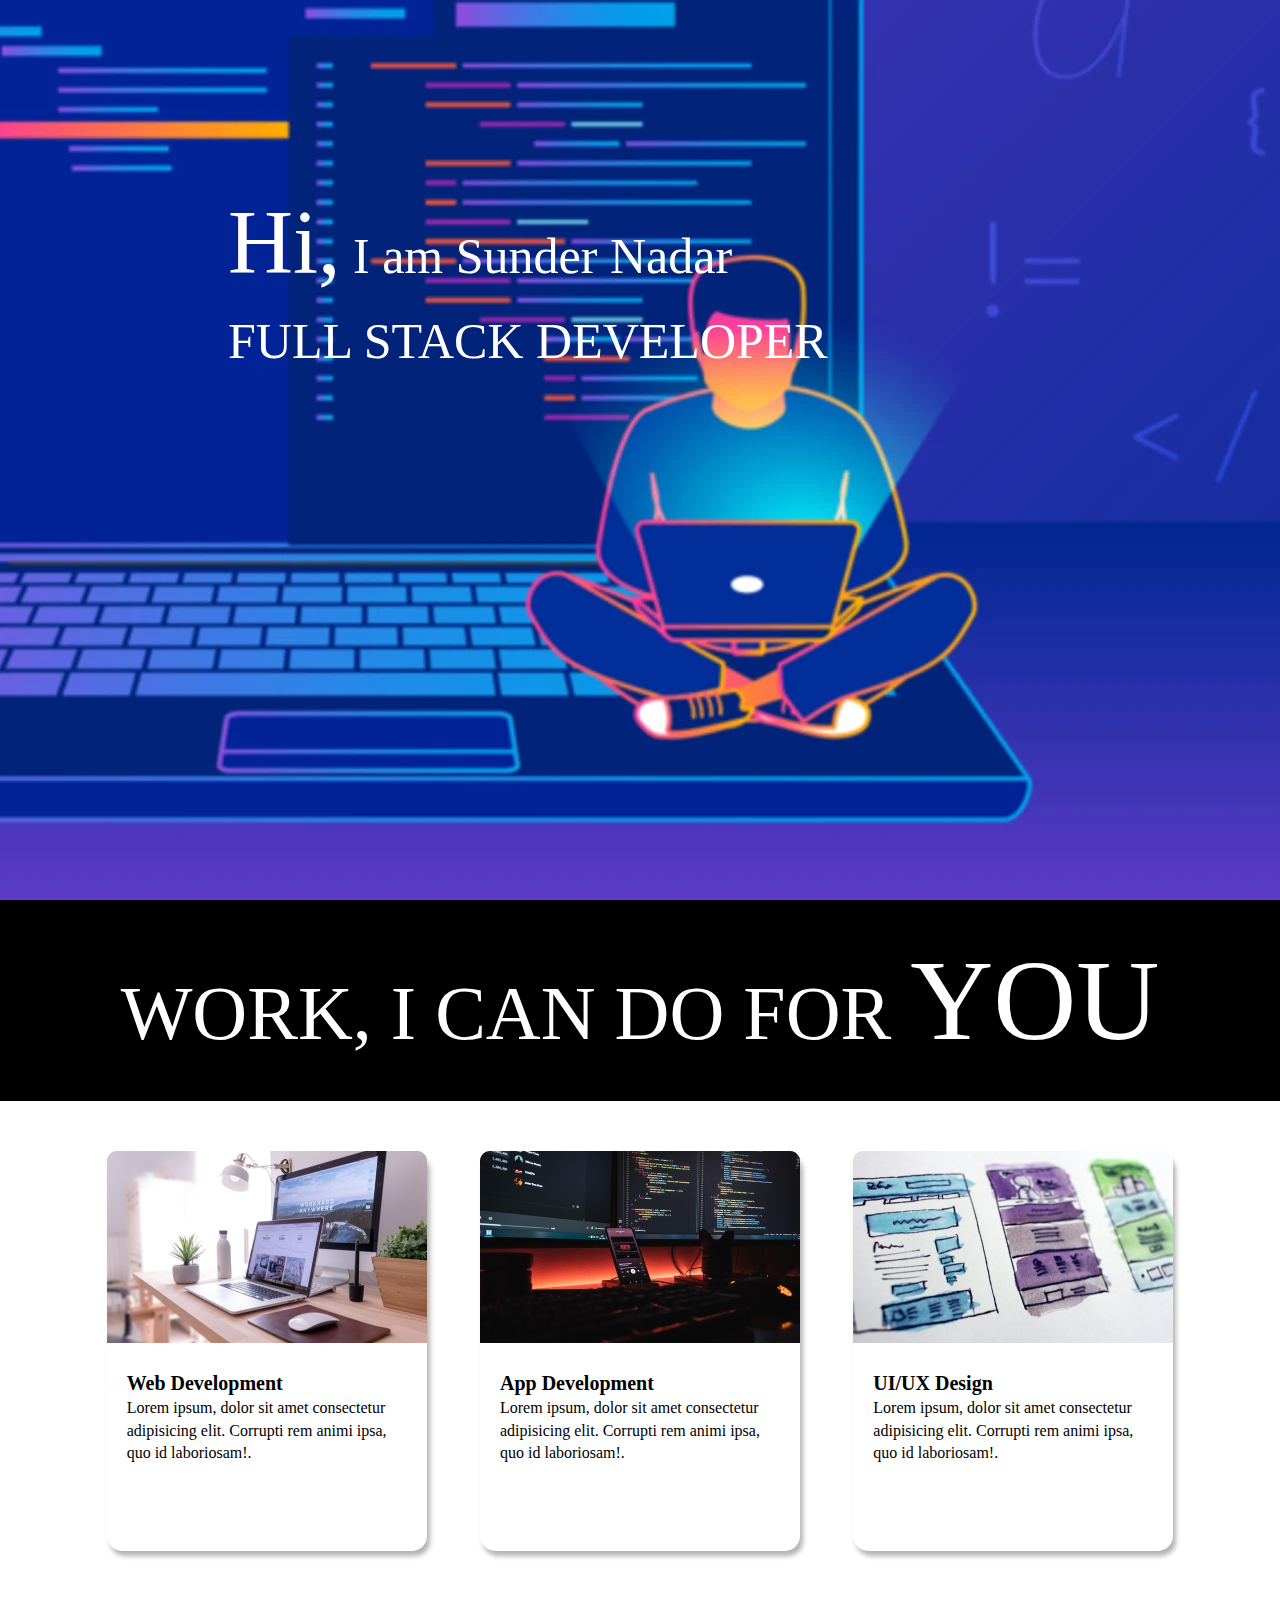
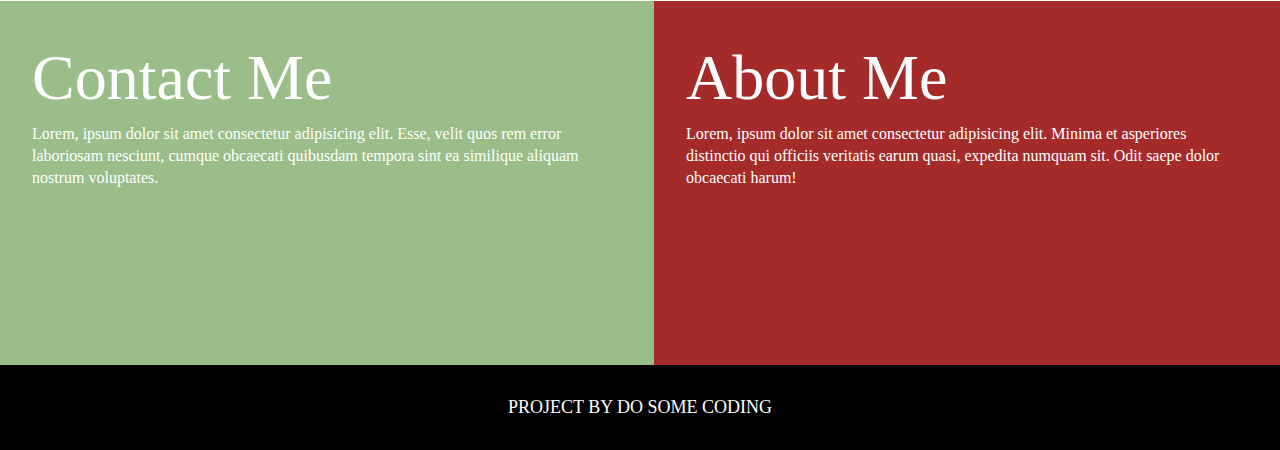
<file: DeveloperLandingPage/index.html>
<!DOCTYPE html>
<html lang="en">
  <head>
    <meta charset="UTF-8" />
    <meta http-equiv="X-UA-Compatible" content="IE=edge" />
    <meta name="viewport" content="width=device-width, initial-scale=1.0" />
    <title>Developer Landing page</title>
    <link rel="stylesheet" href="style.css" />
  </head>
  <body>
    <section class="sect1">
      <div class="text_container">
        <h1><span class="lg_name">Hi,</span> I am Sunder Nadar</h1>
        <h1 class="lg_name">FULL STACK DEVELOPER</h1>
      </div>
    </section>
    <section class="sect2">
      <h2>WORK, I CAN DO FOR <span class="te">YOU</span></h2>
    </section>
    <section class="white_box">
      <div class="grid_item">
        <div class="card">
          
          <div class="img_cont">
            <img src="web.png" alt="Web Development" />
          </div>
          <div class="card_cont">
            <h5>Web Development</h5>
            <p>
              Lorem ipsum, dolor sit amet consectetur adipisicing elit. Corrupti
              rem animi ipsa, quo id laboriosam!.
            </p>
          </div>
        </div>
      </div>
      <div class="grid_item">
        <div class="card">
          <div class="img_cont">
            <img src="mobile.png" alt="App Development" />
          </div>
          <div class="card_cont">
            <h5>App Development</h5>
            <p>
              Lorem ipsum, dolor sit amet consectetur adipisicing elit. Corrupti
              rem animi ipsa, quo id laboriosam!.
            </p>
          </div>
        </div>
      </div>
      <div class="grid_item">
        <div class="card">
          <div class="img_cont">
            <img src="uiux.png" alt="UI/UX Design" />
          </div>
          <div class="card_cont">
            <h5>UI/UX Design</h5>
            <p>
              Lorem ipsum, dolor sit amet consectetur adipisicing elit. Corrupti
              rem animi ipsa, quo id laboriosam!.
            </p>
          </div>
        </div>
      </div>
    </section>
    <section class="bot_sec">
      <div class="contact">
        <h2>Contact Me</h2>
        <p>
          Lorem, ipsum dolor sit amet consectetur adipisicing elit. Esse, velit
          quos rem error laboriosam nesciunt, cumque obcaecati quibusdam tempora
          sint ea similique aliquam nostrum voluptates.
        </p>
      </div>
      <div class="about">
        <h2>About Me</h2>
        <p>
          Lorem, ipsum dolor sit amet consectetur adipisicing elit. Minima et
          asperiores distinctio qui officiis veritatis earum quasi, expedita
          numquam sit. Odit saepe dolor obcaecati harum!
        </p>
      </div>
    </section>
    <footer>PROJECT BY DO SOME CODING</footer>
  </body>
</html>
</file>
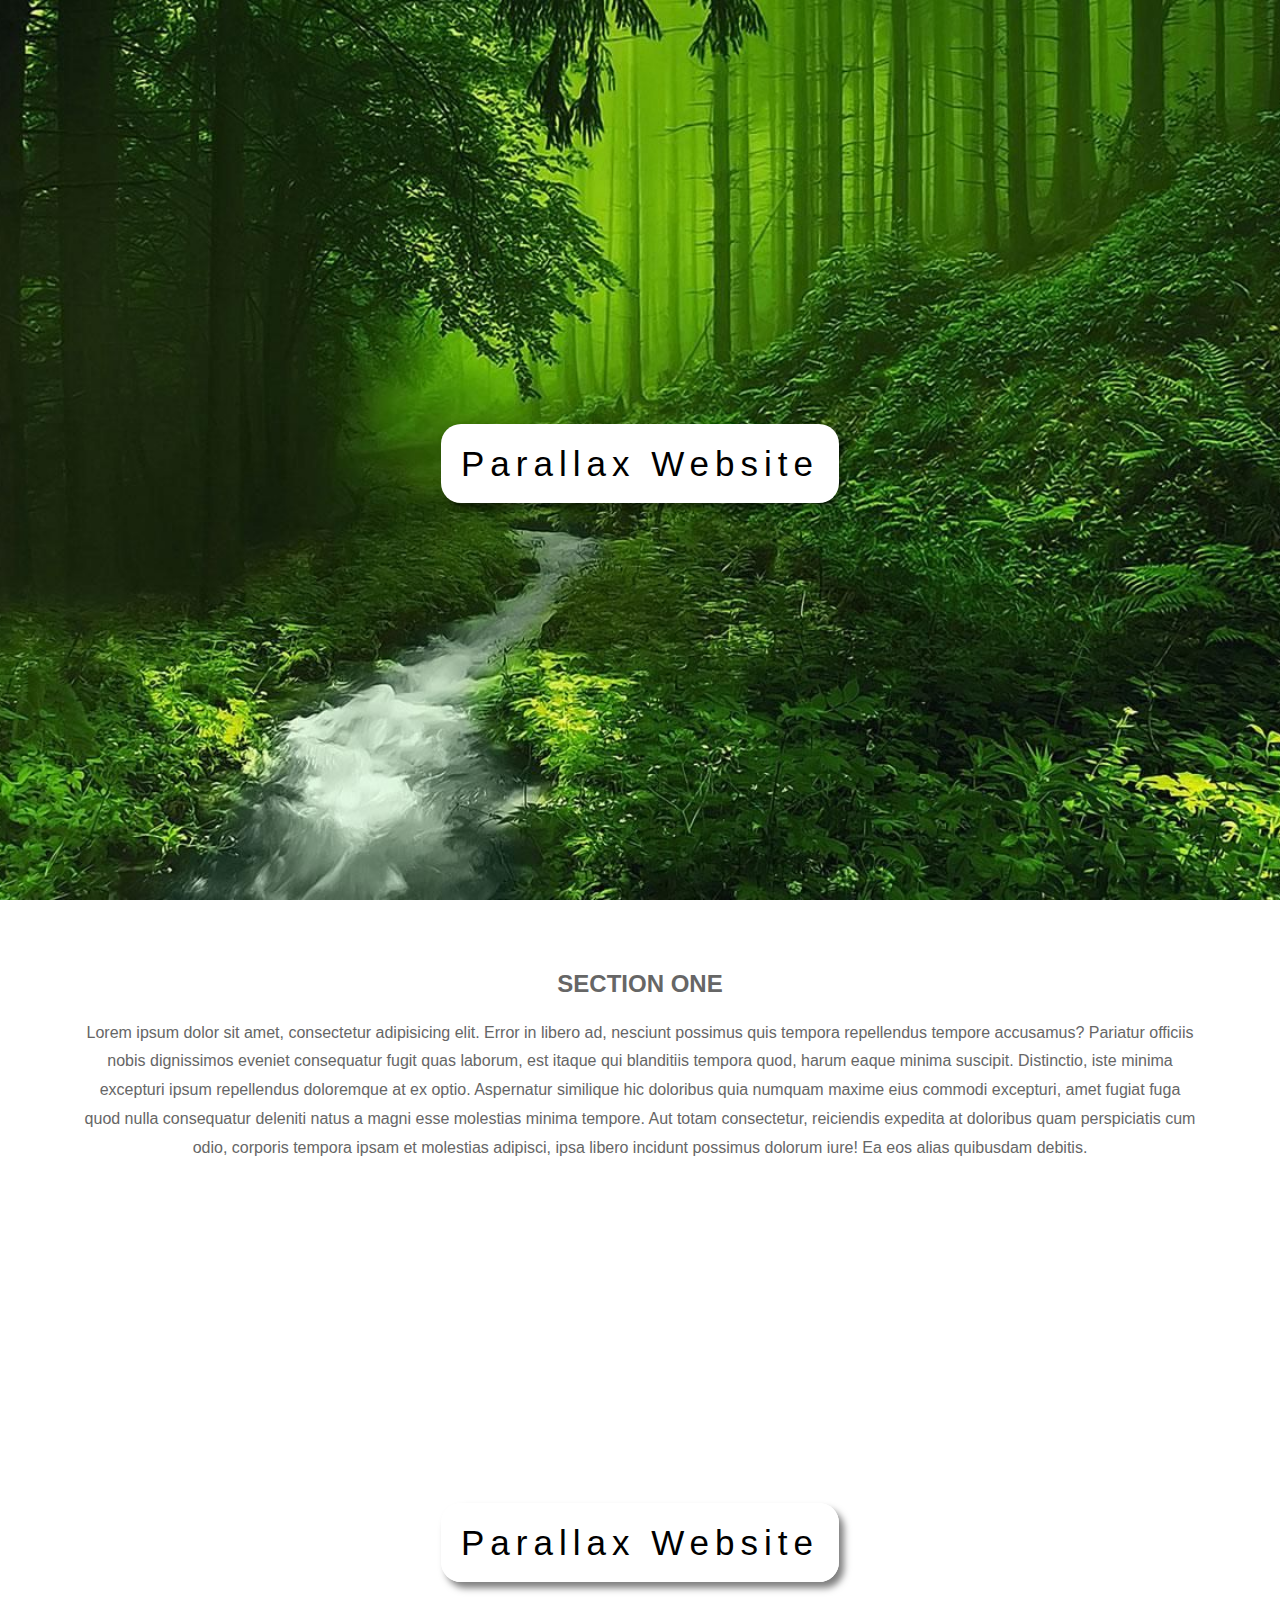
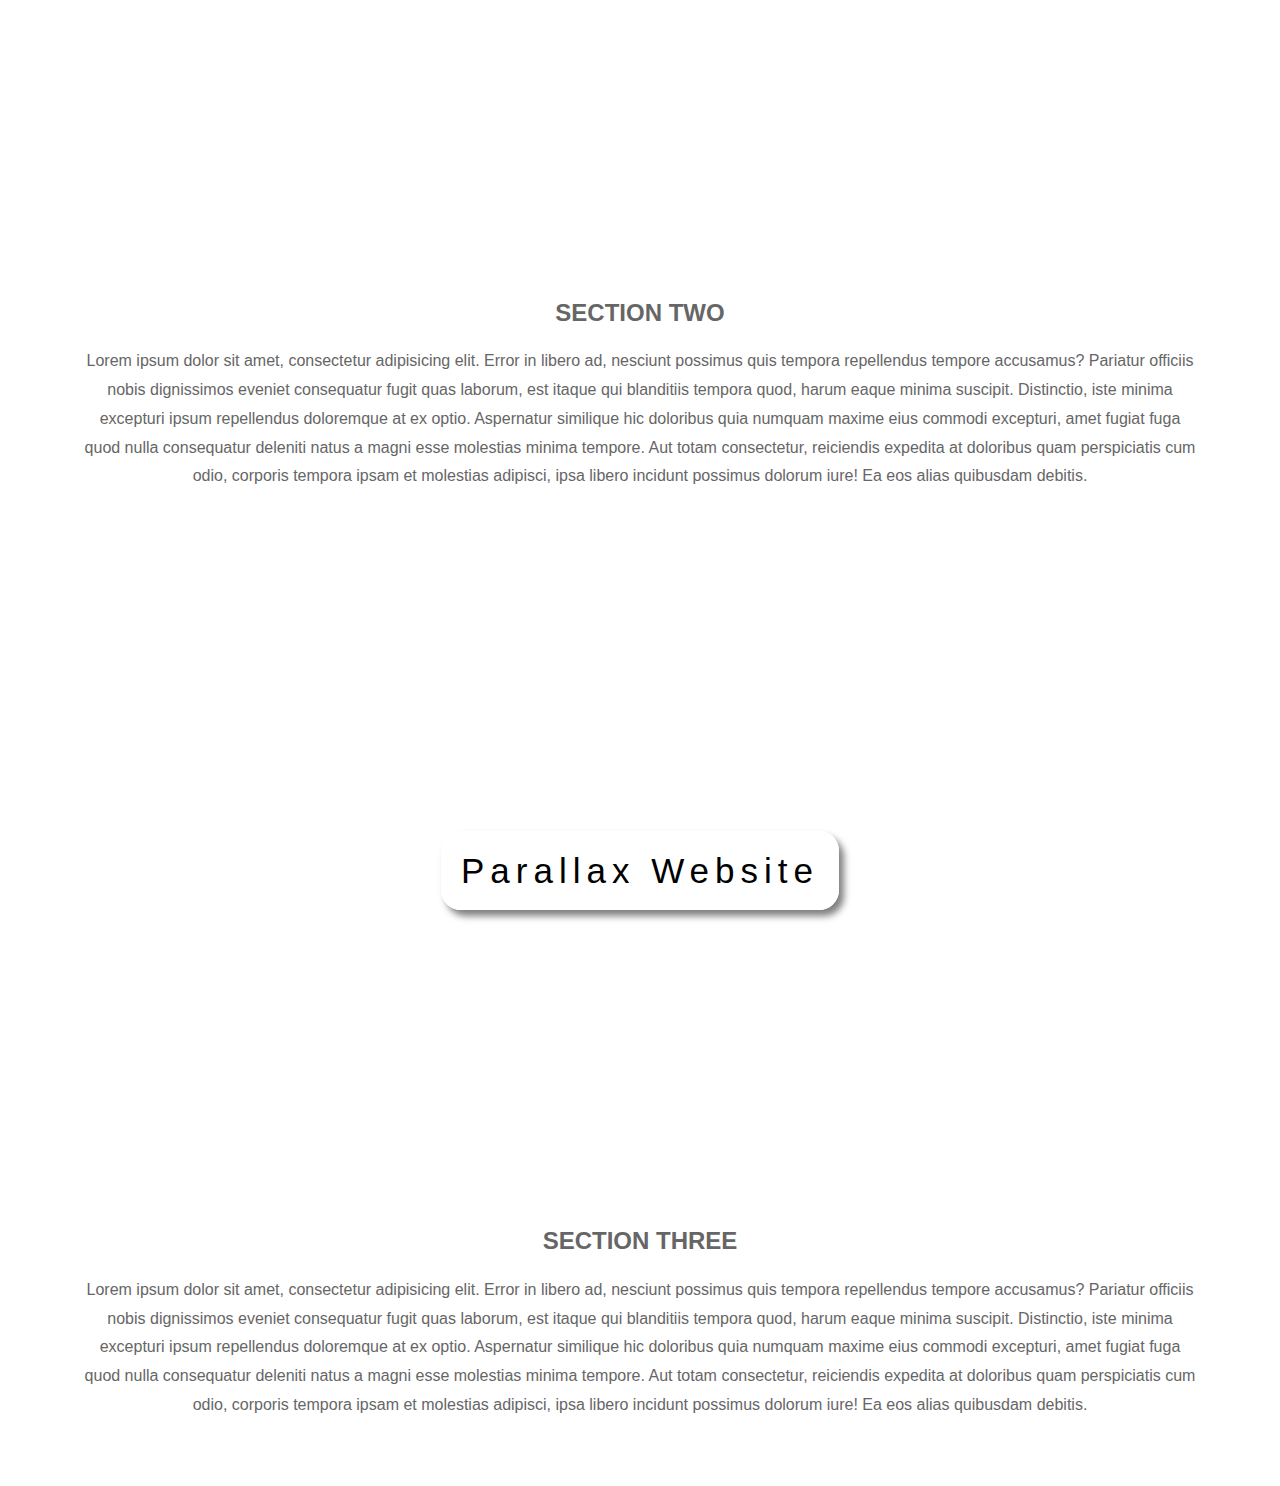
<file: project3.html>
<!DOCTYPE html>
<html lang="en">
<head>
    <meta charset="UTF-8">
    <meta http-equiv="X-UA-Compatible" content="IE=edge">
    <meta name="viewport" content="width=device-width, initial-scale=1.0">
    <title>project3</title>
    <link rel="stylesheet" href="project3.css">
</head>
<body>
    <section class="ping1">
        <div class="ptext">
            <span class="textbg">Parallax Website</span>
        </div>
    </section>
    <section class="section1 sect-light">
        <h2>SECTION ONE</h2>
        <p>
            Lorem ipsum dolor sit amet, consectetur adipisicing elit. Error in libero ad, nesciunt possimus quis tempora repellendus tempore accusamus? Pariatur officiis nobis dignissimos eveniet consequatur fugit quas laborum, est itaque qui blanditiis tempora quod, harum eaque minima suscipit. Distinctio, iste minima excepturi ipsum repellendus doloremque at ex optio. Aspernatur similique hic doloribus quia numquam maxime eius commodi excepturi, amet fugiat fuga quod nulla consequatur deleniti natus a magni esse molestias minima tempore. Aut totam consectetur, reiciendis expedita at doloribus quam perspiciatis cum odio, corporis tempora ipsam et molestias adipisci, ipsa libero incidunt possimus dolorum iure! Ea eos alias quibusdam debitis.
        </p>
    </section>
    <section class="ping2">
        <div class="ptext">
            <span class="textbg">Parallax Website</span>
        </div>
    </section>
    <section class="section1">
        <h2>SECTION TWO</h2>
        <p>
            Lorem ipsum dolor sit amet, consectetur adipisicing elit. Error in libero ad, nesciunt possimus quis tempora repellendus tempore accusamus? Pariatur officiis nobis dignissimos eveniet consequatur fugit quas laborum, est itaque qui blanditiis tempora quod, harum eaque minima suscipit. Distinctio, iste minima excepturi ipsum repellendus doloremque at ex optio. Aspernatur similique hic doloribus quia numquam maxime eius commodi excepturi, amet fugiat fuga quod nulla consequatur deleniti natus a magni esse molestias minima tempore. Aut totam consectetur, reiciendis expedita at doloribus quam perspiciatis cum odio, corporis tempora ipsam et molestias adipisci, ipsa libero incidunt possimus dolorum iure! Ea eos alias quibusdam debitis.
        </p>
    </section>
    <section class="ping3">
        <div class="ptext">
            <span class="textbg">Parallax Website</span>
        </div>
    </section>
    <section class="section1">
        <h2>SECTION THREE</h2>
        <p>
            Lorem ipsum dolor sit amet, consectetur adipisicing elit. Error in libero ad, nesciunt possimus quis tempora repellendus tempore accusamus? Pariatur officiis nobis dignissimos eveniet consequatur fugit quas laborum, est itaque qui blanditiis tempora quod, harum eaque minima suscipit. Distinctio, iste minima excepturi ipsum repellendus doloremque at ex optio. Aspernatur similique hic doloribus quia numquam maxime eius commodi excepturi, amet fugiat fuga quod nulla consequatur deleniti natus a magni esse molestias minima tempore. Aut totam consectetur, reiciendis expedita at doloribus quam perspiciatis cum odio, corporis tempora ipsam et molestias adipisci, ipsa libero incidunt possimus dolorum iure! Ea eos alias quibusdam debitis.
        </p>
    </section>
</body>
</html>
</file>
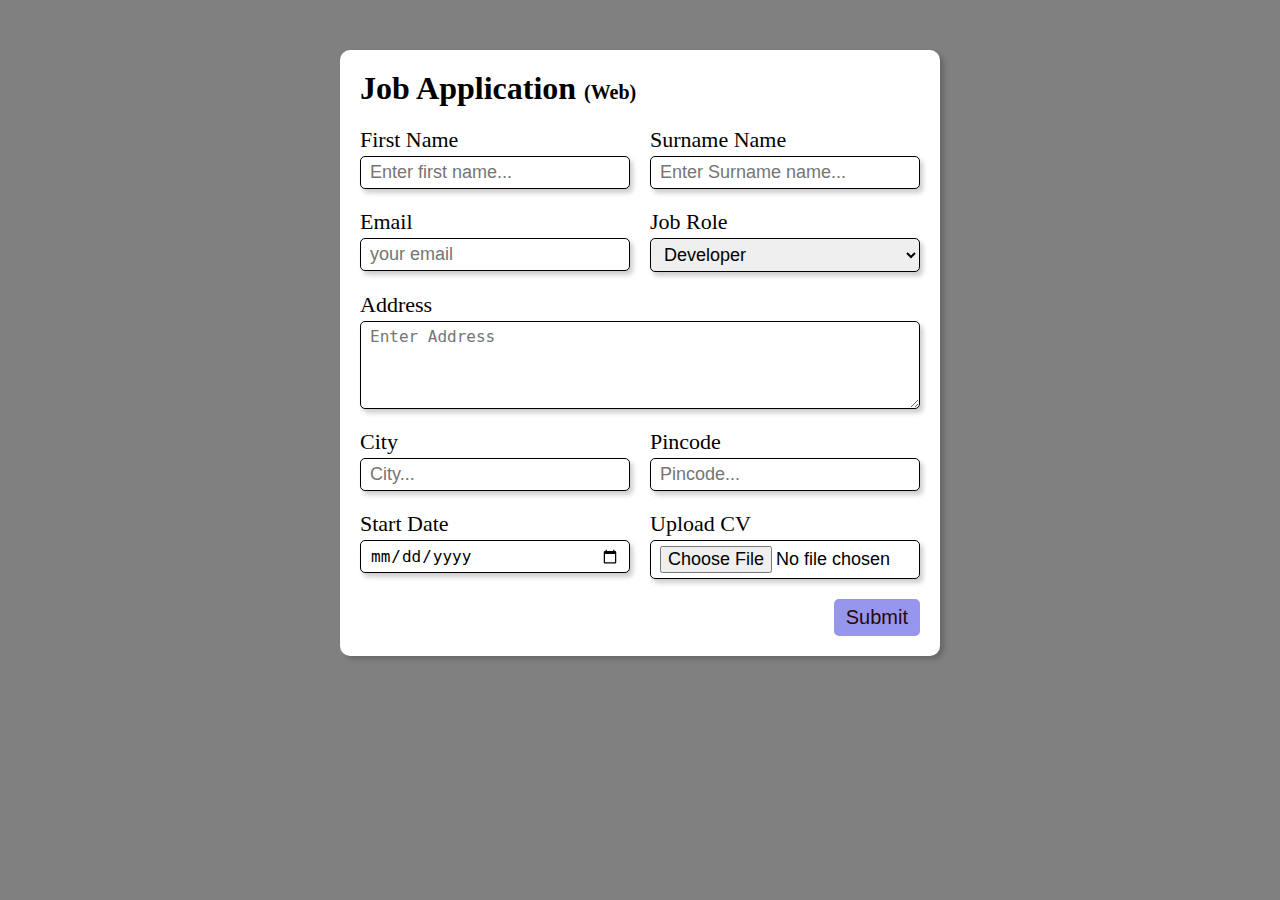
<file: form/project2.html>
<!DOCTYPE html>
<html lang="en">
<head>
    <meta charset="UTF-8">
    <meta http-equiv="X-UA-Compatible" content="IE=edge">
    <meta name="viewport" content="width=device-width, initial-scale=1.0">
    <title>Document</title>
    <link rel="stylesheet" href="project2.css">
</head>
<body>
    <div class="container">
        <div class="box">
            <h1>Job Application <span class="title">(Web)</span></h1>
            <form action="">
                <div class="form_cont">
                    <div class="form_ctrl">
                        <label for="first_name">First Name</label>
                        <input id="first_name" name="first_name" placeholder="Enter first name..."/>
                    </div>
                    <div class="form_ctrl">
                        <label for="last_name">Surname Name</label>
                        <input id="last_name" name="last_name" placeholder="Enter Surname name..."/>
                    </div>
                    <div class="form_ctrl">
                        <label for="email">Email</label>
                        <input id="email" type="email" name="email" placeholder="your email"/>
                    </div>
                    <div class="form_ctrl">
                        <label for="job_role">Job Role</label>
                        <select name="job_role" id="job_role">
                            <option value="Developer">Developer</option>
                            <option value="Software Testing">Software Testing</option>
                        </select>
                    </div>
                    <div class="textarea_ctrl">
                        <label for="addres">Address</label>
                        <textarea name="addres" id="addres" cols="0" rows="4" placeholder="Enter Address"></textarea>                      
                    </div>
                    <div class="form_ctrl">
                        <label for="City">City</label>
                        <input id="City" name="City" placeholder="City..."/>                       
                    </div>
                    <div class="form_ctrl">
                        <label for="pincode">Pincode</label>
                        <input id="pincode" type="number" name="pincode" placeholder="Pincode..."/>                       
                    </div>
                    <div class="form_ctrl">
                        <label for="date">Start Date</label>
                        <input id="date" type="date" name="date"/>                       
                    </div>
                    <div class="form_ctrl">
                        <label for="cv">Upload CV</label>
                        <input id="cv" type="file" name="cv"/>                       
                    </div>
                </div>
                <div class="butt_cont">
                    <button type="submit">Submit</button>
                </div>
            </form>
        </div>
    </div>
</body>
</html>
</file>
<file: DeveloperLandingPage/style.css>
@import url('https://fonts.googleapis.com/css2?family=Roboto:ital,wght@0,100;0,300;0,400;0,500;1,100;1,300;1,400&display=swap');
html,body{
    line-height: 1.4;
    font-weight: 300;
}
*{
    margin: 0;
    padding: 0;
    box-sizing: 0;
}
.sect1{
    background-image: url(xndmxrfhliweofif9jty.webp);
    min-height: 100vh;
    background-position: center;
    background-repeat: no-repeat;
    background-size: cover;
}
.text_container{
    color: white;
    max-width: 900px;
    margin: 0 auto;
    padding-top: 180px;
    padding-left: 76px;
}
.sect1 h1{
    font-size: 50px;
    font-weight: 200;
}
.lg_name{
    font-size: 90px;
    font-weight: 400;
}
.sect2{
    background-color: black;
    color: white;
    padding: 20px;
    text-align: center;
}
.sect2 h2{
    font-weight: 400;
    font-size: 76px;
}
.sect2 h2 span{
    font-size: 115px;
}
.white_box{
    display: grid;
    gap: 20px;
    grid-template-columns: repeat(auto-fit,minmax(320px,1fr));
    max-width: 1100px;
    margin: 50px auto;
}
.grid_item{
    display: flex;
    justify-content: center;
    align-items: center;
}
.card{
    max-width: 320px;
    height: 400px;
    border-radius: 15px;
    box-shadow: 3px 5px 5px rgba(1, 1, 1, 0.3);
    transition: 0.2s ease-in-out;
}
.card_cont{
    padding: 20px;
}
.card_cont h5{
    font-size: 20px;
}
.card:hover{
    transform: scale(1.04);
    box-shadow: 3px 5px 5px rgba(1, 1, 1, 0.4);
    transition: 0.2s ease-in-out;
}
.bot_sec{
    display: flex;  
}
.contact{
    background-color: hsla(100, 57%, 33%, 0.536);
    color: black;
}
.about{
    background-color: brown;
}
.contact,.about{
    min-height: 300px;
    padding: 32px;
    color: white;
}
.contact p,.about p{
    margin-bottom: 20px;
}
.contact h2,.about h2{
    font-size: 64px;
    font-weight: 300;
}
footer{
    background-color: black;
    color: white;
    padding: 30px;
    text-align: center;
    font-size: large;
}
</file>
<file: project3.css>
html,body{
    height: 100%;
    margin: 0;
    font-size: 16px;
    font-family: "Lato", sans-serif;
    font-weight: 400;
    color: #666;
    line-height: 1.8em;
}
.ping1{
    background-image: url(244a70a7916bf9b411deb294af95076c.jpg);
    min-height: 100%;
}
.ping2{
    background-image: url(download.jpg);
    min-height: 600px;
}
.ping3{
    background-image: url(images.jpg);
    min-height: 600px;
}
.ping1,.ping2,.ping3{
    position: relative;
    background-position: center;
    background-size: cover;
    background-repeat: no-repeat;
    background-attachment: fixed;
}
.ptext{
    position: absolute;
    top: 50%;
    width: 100%;
    text-align: center;
    font-size: 35px;
    letter-spacing: 6px;
}
.textbg{
    background-color: white;
    padding: 20px;
    color: black;
    border-radius: 20px;
    box-shadow: 5px 6px 7px rgba(1, 1, 1, 0.5);
}
.section1{
    padding: 50px 80px;
    text-align: center;
}
.sec-light{
    background-color: whitesmoke;
    c
}
</file>
<file: form/project2.css>
*{
    margin: 0;
    padding: 0;
    box-sizing: border-box;
}
.container{
    margin: 0 auto;
    
}
body{
    background-color: grey;
}
.box{
    max-width: 600px;
    padding: 20px;
    background-color: white;
    margin: 0 auto;
    margin-top: 50px;
    box-shadow: 4px 3px 5px rgba(1, 1,1, 0.2);
    border-radius: 10px;
}
.title{
    font-size: 20px;
}
.form_cont{
    margin-top: 20px;
    display: grid;
    grid-template-columns: repeat(auto-fit, minmax(200px, 1fr));
    grid-gap: 20px;
}
.form_ctrl{
    display: flex;
    flex-direction: column;
}
label{
    font-size: 22px;
}
input,select{
    font-size: large;
    padding: 5px 9px;
    margin-top: 3px;
    border: 1px solid black;
    border-radius: 5px;
    box-shadow: 3px 4px 5px rgba(1, 1,1, 0.2);
}

#addres{
    display: block;
}
.butt_cont{
    margin-top: 20px;
    display: flex;
    justify-content: end;
}
button{
    background-color: rgb(150, 150, 239);
    color: rgb(43, 5, 5);
    font-size: 20px;
    padding: 5px 10px;
    border-radius: 5px;
    border-color: transparent;
    transition: 0.3s ease-in;
}
button:hover{
    background-color: grey;
    border: 2px solid red;
    color: black;
    transition: 0.3s ease-out;
    cursor: pointer;
}
.textarea_ctrl{
    grid-column: 1 / span 2;
    
}
.textarea_ctrl textarea{
    width: 100%;
    font-size: large;
    padding: 5px 9px;
    margin-top: 3px;
    border: 1px solid black;
    border-radius: 5px;
    box-shadow: 3px 4px 5px rgba(1, 1,1, 0.2);
}

@media(max-width: 460px){
    .textarea_ctrl{
        grid-column: 1 / span 1; 
    }
}
</file>
